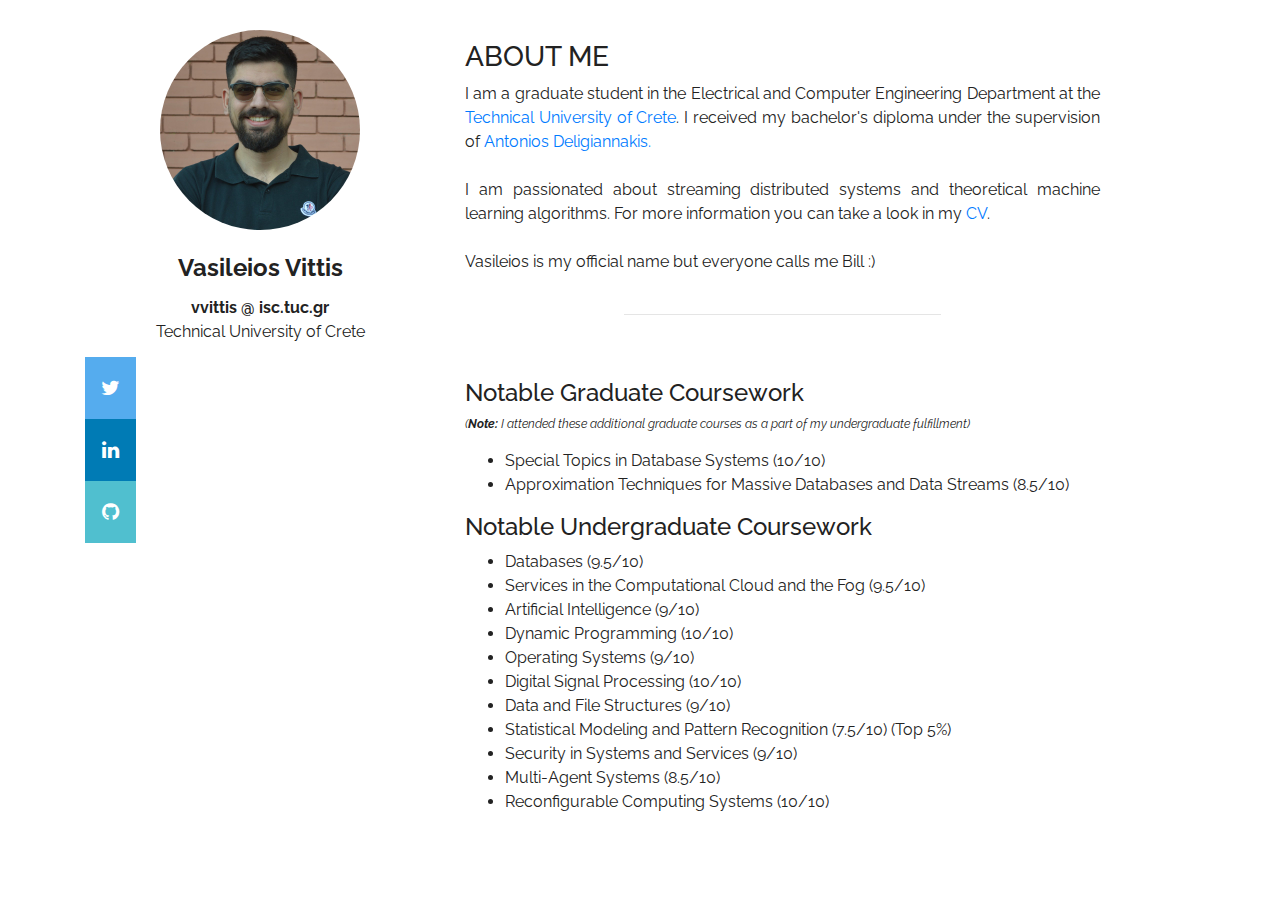
<file: main.html>
<!doctype html>
<html lang="en">
<head>
    <!-- Required meta tags -->
    <meta charset="utf-8">
    <meta name="viewport" content="width=device-width, initial-scale=1, shrink-to-fit=no">
    <link rel="stylesheet" href="main.css">
    <!-- Bootstrap CSS -->
    <link rel="stylesheet" href="https://stackpath.bootstrapcdn.com/bootstrap/4.3.1/css/bootstrap.min.css"
          integrity="sha384-ggOyR0iXCbMQv3Xipma34MD+dH/1fQ784/j6cY/iJTQUOhcWr7x9JvoRxT2MZw1T" crossorigin="anonymous">
    <link rel="stylesheet" href="https://cdnjs.cloudflare.com/ajax/libs/font-awesome/4.7.0/css/font-awesome.min.css">
    <link href="//fonts.googleapis.com/css?family=Raleway:400,300,600" rel="stylesheet" type="text/css">
    <title>Vasileios Vittis</title>
</head>
<body>

<div class="container" id="topcontainer">
    <div class="row">
        <div class="col-4" style="margin-top: 30px;">
            <img src="1579444713330.jpg">
            <div class="name"><strong>Vasileios Vittis</strong></div>
            <div class="email"><strong>vvittis @ isc.tuc.gr</strong></div>
            <div class="description">Technical University of Crete</div>
            <div class="icon-bar">
                <a href="#" class="twitter"><i class="fa fa-twitter"></i></a>
                <a href="#" class="linkedin"><i class="fa fa-linkedin"></i></a>
                <a href="#" class="github"><i class="fa fa-github"></i></a>
            </div>
        </div>
        <div class="col-7 " style="margin-top: 40px;">
            <h3> ABOUT ME</h3>
            <p style="text-align: justify">
                <!-- &emsp; -->
                I am a graduate student in the Electrical and Computer Engineering Department at the
                <a target="_blank" href="https://www.ece.tuc.gr/index.php?id=4481"> Technical
                    University of Crete</a>. I received my bachelor's diploma under the supervision of
                <a target="_blank" href="https://scholar.google.gr/citations?user=srFoN_4AAAAJ&hl=en">Antonios Deligiannakis.</a>
                <br><br>
                <!-- &emsp; -->
                I am passionated about streaming distributed systems and theoretical machine learning algorithms. For more information you can take a
                look in my <a target="_blank" href="#">CV</a>.
                <br><br>
                <!-- &emsp; -->
                Vasileios is my official name but everyone calls me Bill :)

                <br><br>
            <hr style="width:50%">
            <br><br>
            <h4>Notable Graduate Coursework </h4>
            <p id="notes">(<strong>Note:</strong> I attended these additional graduate courses as a part of my undergraduate fulfillment)</p>
            <ul>
                <li>Special Topics in Database Systems (10/10)</li>
                <li>Approximation Techniques for Massive Databases and Data Streams (8.5/10)</li>
            </ul>
            <h4>Notable Undergraduate Coursework</h4>
            <ul>
                <li>Databases (9.5/10)</li>
                <li>Services in the Computational Cloud and the Fog (9.5/10)</li>
                <li>Artificial Intelligence (9/10)</li>
                <li>Dynamic Programming (10/10)</li>
                <li>Operating Systems (9/10)</li>
                <li>Digital Signal Processing (10/10)</li>
                <li>Data and File Structures (9/10)</li>
                <li>Statistical Modeling and Pattern Recognition (7.5/10) (Top 5%)</li>
                <li>Security in Systems and Services (9/10)</li>
                <li>Multi-Agent Systems (8.5/10)</li>
                <li>Reconfigurable Computing Systems (10/10)</li>
            </ul>

            </p>
        </div>
    </div>
</div>


<!-- Optional JavaScript -->
<!-- jQuery first, then Popper.js, then Bootstrap JS -->
<script src="https://code.jquery.com/jquery-3.3.1.slim.min.js"
        integrity="sha384-q8i/X+965DzO0rT7abK41JStQIAqVgRVzpbzo5smXKp4YfRvH+8abtTE1Pi6jizo"
        crossorigin="anonymous"></script>
<script src="https://cdnjs.cloudflare.com/ajax/libs/popper.js/1.14.7/umd/popper.min.js"
        integrity="sha384-UO2eT0CpHqdSJQ6hJty5KVphtPhzWj9WO1clHTMGa3JDZwrnQq4sF86dIHNDz0W1"
        crossorigin="anonymous"></script>
<script src="https://stackpath.bootstrapcdn.com/bootstrap/4.3.1/js/bootstrap.min.js"
        integrity="sha384-JjSmVgyd0p3pXB1rRibZUAYoIIy6OrQ6VrjIEaFf/nJGzIxFDsf4x0xIM+B07jRM"
        crossorigin="anonymous"></script>
</body>
</html>
</file>
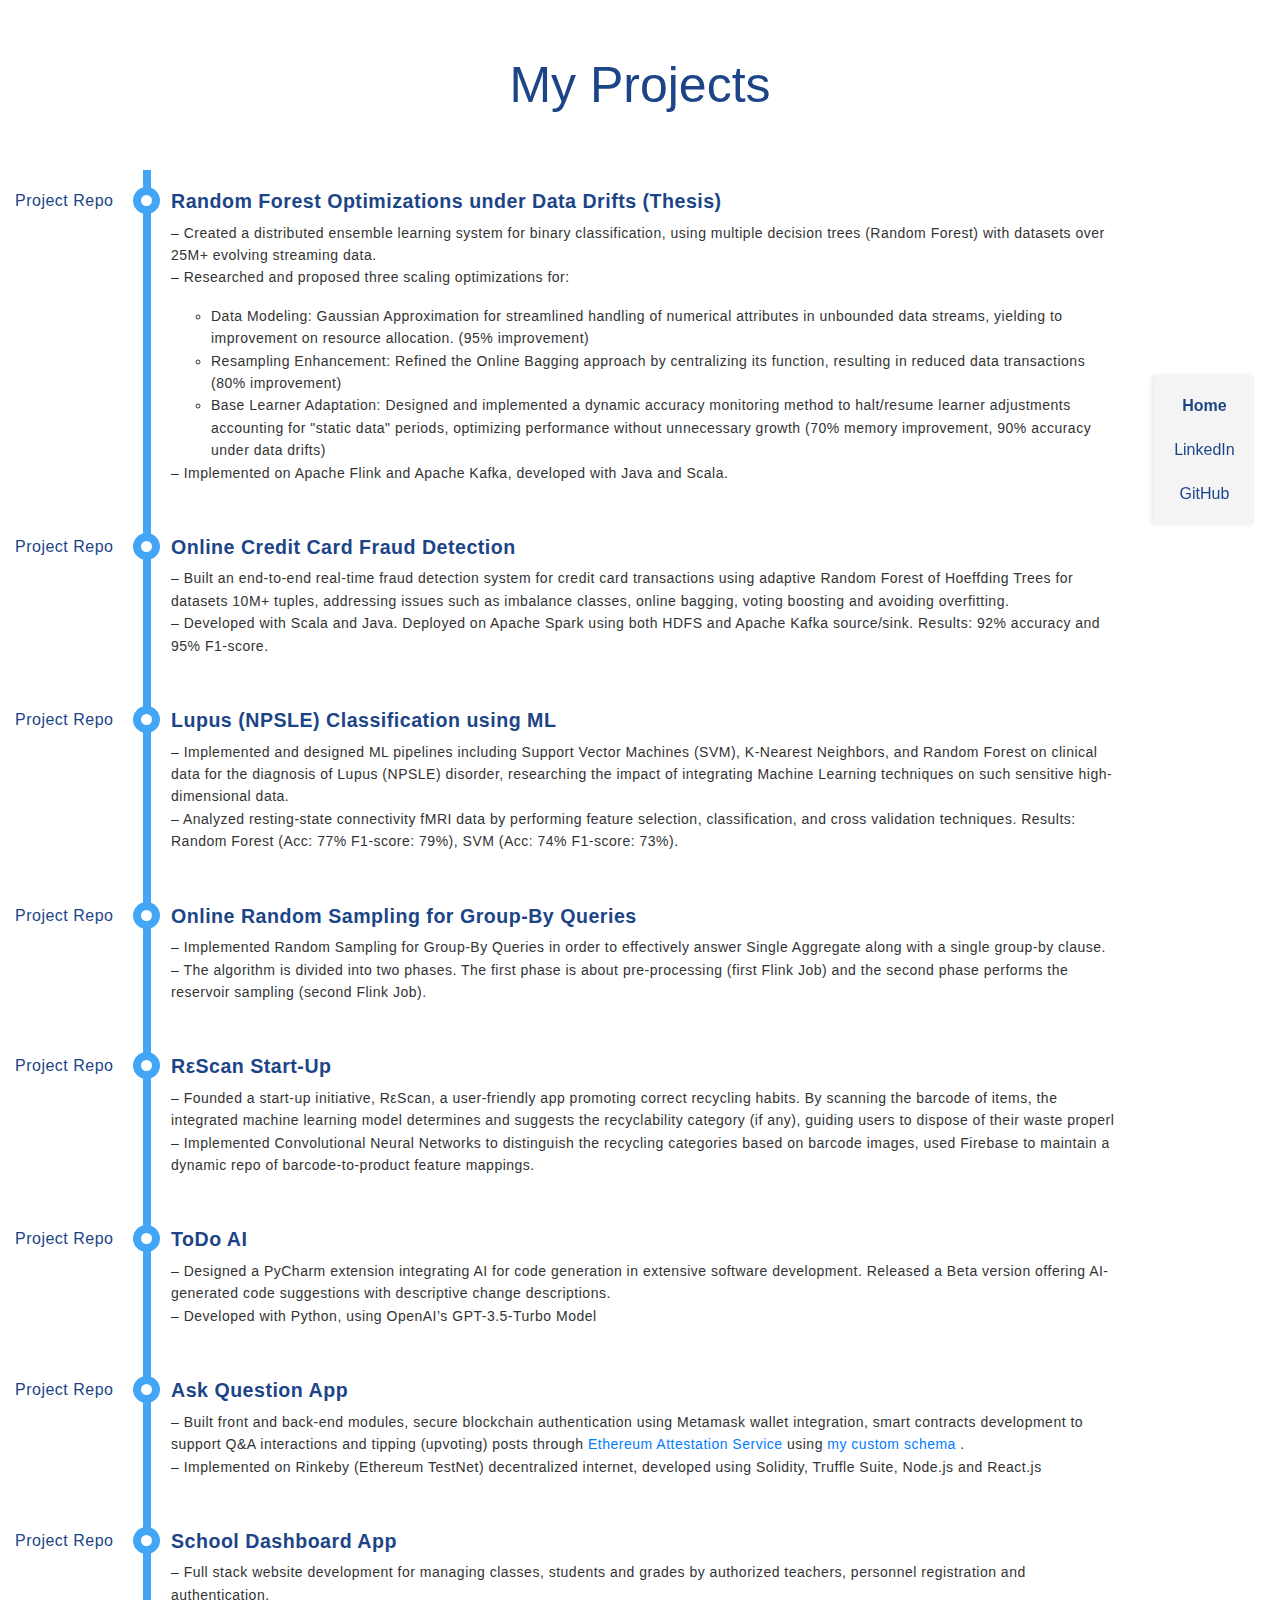
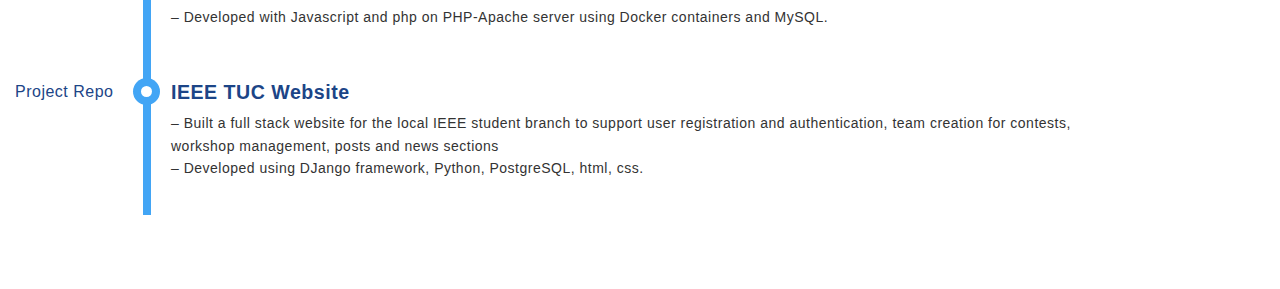
<file: projects.html>
<!DOCTYPE html>
<html lang="en">
<head>
    <meta charset="UTF-8">
    <meta name="viewport" content="width=device-width, initial-scale=1.0">
    <title>Title</title>

    <!-- Include Bootstrap CSS -->
    <link rel="stylesheet" href="https://maxcdn.bootstrapcdn.com/bootstrap/4.5.2/css/bootstrap.min.css">
    <link rel="stylesheet" href="projects.css">
    <!-- (Optional) Include Bootstrap JS and Popper.js for Bootstrap components that require JavaScript -->
    <script src="https://ajax.googleapis.com/ajax/libs/jquery/3.5.1/jquery.min.js"></script>
    <script src="https://cdnjs.cloudflare.com/ajax/libs/popper.js/1.16.0/umd/popper.min.js"></script>
    <script src="https://maxcdn.bootstrapcdn.com/bootstrap/4.5.2/js/bootstrap.min.js"></script>
</head>
<body>
<div class="navbar">
    <a class="nav-item" href="index.html"><strong style="color: #1c4587;">Home</strong></a>
    <a class="nav-item" href="https://www.linkedin.com/in/vasilis-vittis/" target="_blank">LinkedIn</a>
    <a class="nav-item" href="https://github.com/vvittis" target="_blank">GitHub</a>
</div>

<div class="main-container">
    <section id="timeline" class="timeline-outer">
        <div class="container" id="content">
            <div class="row">
                <div class="col s12 m12 l12">
                    <h1 style="color: #1c4587;" class="blue-text lighten-1 header">My Projects</h1>
                    <ul class="timeline">
                        <li class="event" data-link="https://github.com/vvittis/DistributedLearningJava">
                            <h3>Random Forest Optimizations under Data Drifts (Thesis)</h3>
                            <p>
                                – Created a distributed ensemble learning system for binary classification, using multiple decision trees (Random Forest) with datasets over 25M+ evolving streaming
                                data.
                                <br>
                                – Researched and proposed three scaling optimizations for:
                            <ul>
                                <li>
                                    Data Modeling: Gaussian Approximation for streamlined handling of numerical attributes in unbounded data streams, yielding to improvement on resource allocation.
                                    (95%
                                    improvement)
                                </li>
                                <li>
                                    Resampling Enhancement: Refined the Online Bagging approach by centralizing its function, resulting in reduced data transactions (80% improvement)
                                </li>
                                <li>
                                    Base Learner Adaptation: Designed and implemented a dynamic accuracy monitoring method to halt/resume learner adjustments accounting for "static data" periods,
                                    optimizing performance without unnecessary growth (70% memory improvement, 90% accuracy under data drifts)
                                </li>
                            </ul>
                            – Implemented on Apache Flink and Apache Kafka, developed with Java and Scala.
                            </p>

                        </li>


                        <li class="event" data-link="https://github.com/vvittis/CCFD-RF">
                            <h3>Online Credit Card Fraud Detection</h3>
                            <p>
                                – Built an end-to-end real-time fraud detection system for credit card transactions using adaptive Random Forest of Hoeffding Trees for datasets 10M+ tuples, addressing
                                issues such as imbalance classes, online bagging, voting boosting and avoiding overfitting.
                                <br>
                                – Developed with Scala and Java. Deployed on Apache Spark using both HDFS and Apache Kafka source/sink. Results: 92% accuracy and 95% F1-score.
                            </p>
                        </li>

                        <li class="event" data-link="https://vvittis.github.io/docs/Evaluation%20of%20ML%20Algorithms%20for%20NPSLE%20classification.pdf">
                            <h3>Lupus (NPSLE) Classification using ML</h3>
                            <p>
                                – Implemented and designed ML pipelines including Support Vector Machines (SVM), K-Nearest Neighbors, and Random Forest on clinical data for the diagnosis of Lupus
                                (NPSLE) disorder, researching the impact of integrating Machine Learning techniques on such sensitive high-dimensional data.
                                <br>
                                – Analyzed resting-state connectivity fMRI data by performing feature selection, classification, and cross validation techniques. Results: Random Forest (Acc: 77%
                                F1-score: 79%), SVM (Acc: 74% F1-score: 73%).
                            </p>
                        </li>

                        <li class="event" data-link="https://github.com/vvittis/FlinkSampling">
                            <h3>Online Random Sampling for Group-By Queries </h3>
                            <p>
                                – Implemented Random Sampling for Group-By Queries in order to effectively answer Single Aggregate along with a single group-by clause.
                                <br>
                                – The algorithm is divided into two phases. The first phase is about pre-processing (first Flink Job) and the second phase performs the reservoir sampling (second Flink Job).
                            </p>
                        </li>

                        <li class="event" data-date="">
                            <h3>RεScan Start-Up</h3>
                            <p>
                                – Founded a start-up initiative, RεScan, a user-friendly app promoting correct recycling habits. By scanning the barcode of items, the integrated machine learning model
                                determines and suggests the recyclability category (if any), guiding users to dispose of their waste properl
                                <br>
                                – Implemented Convolutional Neural Networks to distinguish the recycling categories based on barcode images, used Firebase to maintain a dynamic repo of
                                barcode-to-product feature mappings.
                            </p>
                        </li>
                        <li class="event" data-link="https://github.com/vvittis/ToDoAI">
                            <h3>ToDo AI</h3>
                            <p>
                                – Designed a PyCharm extension integrating AI for code generation in extensive software development. Released a Beta version offering AI-generated code suggestions with
                                descriptive change descriptions.
                                <br>
                                – Developed with Python, using OpenAI’s GPT-3.5-Turbo Model
                            </p>
                        </li>
                        <li class="event" data-link="https://github.com/vvittis/DecentralizedAskQuestionApp">
                            <h3>Ask Question App</h3>
                            <p>– Built front and back-end modules, secure blockchain authentication using Metamask wallet integration, smart contracts development to support Q&A interactions and
                                tipping (upvoting) posts through <a target="_blank" href="https://attest.sh">Ethereum Attestation Service </a> using <a target="_blank"
                                                                                                                                                        href="https://easscan.org/schema/view/0xaa983dd1476fa60e32894fbe15d4e12aaf8db37862add370881099642dafae16">
                                    my custom schema </a>.
                                <br>
                                – Implemented on Rinkeby (Ethereum TestNet) decentralized internet, developed using Solidity, Truffle Suite, Node.js and React.js

                            </p>
                        </li>
                        <li class="event" data-link="https://github.com/vvittis/StudentApp">
                            <h3>School Dashboard App</h3>
                            <p>– Full stack website development for managing classes, students and grades by authorized teachers, personnel registration and authentication.
                                <br>
                                – Developed with Javascript and php on PHP-Apache server using Docker containers and MySQL.
                            </p>
                        </li>
                        <li class="event" data-link="https://ieeesb.tuc.gr">
                            <h3>IEEE TUC Website</h3>
                            <p>– Built a full stack website for the local IEEE student branch to support user registration and authentication, team creation for contests, workshop management, posts
                                and news sections
                                <br>
                                – Developed using DJango framework, Python, PostgreSQL, html, css.
                            </p>
                        </li>

                    </ul>
                </div>
            </div>
        </div>
    </section>
    <br/>
</div>
<script>
    document.addEventListener("DOMContentLoaded", function () {
        const events = document.querySelectorAll(".timeline .event");

        events.forEach(function (event) {
            event.addEventListener("click", function () {
                const link = event.getAttribute("data-link");
                if (link) {
                    window.open(link, "_blank");
                }
            });
        });
    });

</script>

</body>
</html>
</file>
<file: main.css>
* {
    font-family: "Raleway", "Quicksand", "HelveticaNeue", "Helvetica Neue", Helvetica, Arial, sans-serif;
    color: #222;
}

.container {
    position: relative;
    width: 100%;
    max-width: 960px;
    margin: 0 auto;
    margin-top: 0px;
    padding: 0 20px;
    box-sizing: border-box;
}

.col-4 img {
    align-content: center;
    width: 200px;
    max-width: 80%;
    display: block;
    border-radius: 50%;
    margin: auto;
}

.name {
    font-size: 24px;
    text-align: center;
    margin-top: 20px;
}

.email {
    text-align: center;
    margin-top: 10px;
}
.description{
    text-align: center;
}


.icon-bar {
    position: fixed;
    top: 50%;
    -webkit-transform: translateY(-50%);
    -ms-transform: translateY(-50%);
    transform: translateY(-50%);
}

.icon-bar a {
    display: block;
    text-align: center;
    padding: 16px;

    font-size: 20px;
}
.icon-bar a i{
    color: white;
}
.icon-bar a:hover {
    background-color: #000;
}

.twitter {
    background: #55ACEE;
    color: white;
}


.linkedin {
    background: #007bb5;
    color: white;
}
.github{
    background: #50BFCF;
    color: white;
}


.content {
    margin-left: 75px;
    font-size: 30px;
}

#notes{
    font-size: 12px;
    font-style: italic;
}
</file>
<file: projects.css>
/*——————————————
Global
———————————————*/

/*——————————————
TimeLine CSS
———————————————*/
/* Base */

#content {
    margin-top: 50px;
    text-align: center;
}

section.timeline-outer {
    width: 80%;
    margin: 0 auto;
}

h1.header {
    font-size: 50px;
    line-height: 70px;
}

/* Timeline */

.timeline {
    border-left: 8px solid #42A5F5;
    border-bottom-right-radius: 2px;
    border-top-right-radius: 2px;
    /*box-shadow: 0 2px 5px 0 rgba(0, 0, 0, 0.16), 0 2px 10px 0 rgba(0, 0, 0, 0.12);*/
    color: #333;
    margin: 50px auto;
    letter-spacing: 0.5px;
    position: relative;
    line-height: 1.4em;
    padding: 20px;
    list-style: none;
    text-align: left;
}

.timeline h1,
.timeline h2,
.timeline h3 {
    font-size: 1.4em;
    font-weight: bold;
    color: #1c4587;
}

.timeline .event {
    border-bottom: 1px solid white;
    padding-bottom: 15px;
    margin-bottom: 20px;
    font-size: 14px;
    position: relative;
}

.timeline .event:last-of-type {
    padding-bottom: 0;
    margin-bottom: 0;
    border: none;
}

.timeline .event:before,
.timeline .event:after {
    position: absolute;
    display: block;
    top: 0;
}

.timeline .event:before {
    position: absolute;  /* This line is necessary for correct positioning */
    left: -177.5px;
    content: "Project Repo"; /* This is just placeholder text, change it to what you want */
    text-align: right;
    font-size: 16px;
    min-width: 120px;
    color: #1c4587;

}
.timeline .event:hover::before {
    text-decoration: underline;
    cursor: pointer;
    pointer-events: all;
}
.timeline .event:after {

    box-shadow: 0 0 0 8px #42A5F5;
    left: -30px;
    background: white;
    border-radius: 50%;
    height: 11px;
    width: 11px;
    content: "";
    top: 5px;
}

/**/
/*——————————————
Responsive Stuff
———————————————*/

@media (max-width: 945px) {
    .timeline .event::before {
        left: 0.5px;
        top: 20px;
        min-width: 0;
        font-size: 13px;
    }

    .timeline h3 {
        font-size: 16px;
    }

    .timeline p {
        padding-top: 20px;
    }

    section.lab h3.card-title {
        padding: 5px;
        font-size: 16px
    }
}

@media (max-width: 768px) {
    .timeline .event::before {
        left: 0.5px;
        top: 20px;
        min-width: 0;
        font-size: 13px;
    }

    .timeline .event:nth-child(1)::before,
    .timeline .event:nth-child(3)::before,
    .timeline .event:nth-child(5)::before {
        top: 38px;
    }

    .timeline h3 {
        font-size: 16px;
    }

    .timeline p {
        padding-top: 20px;
    }
}

/*——————————————
others
———————————————*/

a.portfolio-link {
    margin: 0 auto;
    display: block;
    text-align: center;
}


.navbar {
    position: fixed !important;
    top: 50%; /* centers the navbar vertically */
    right: 2%; /* places it on the right side */
    transform: translateY(-50%); /* this shifts it up by half its height, ensuring it's truly centered */
    width: 100px; /* adjust width as needed */
    background-color: #f4f4f4; /* change the background color as needed */
    box-shadow: -2px 0 5px rgba(0, 0, 0, 0.1);
    z-index: 1000; /* to ensure it stays on top of other elements */
}

.nav-item {
    margin: 0;     /* Remove any margins */
    padding: 10px 0;    /* Remove any padding */
    width: 100%;   /* Ensure it takes up the full width of its parent */
    text-align: center;  /* Center the text within the item */
    color: #1c4587;
    text-decoration: none;
    display: block;
}

.nav-item:last-child {
    border-bottom: none; /* removes border from the last item */
}

.nav-item:hover {
    background-color: #e1e1e1;
}

/* Media query for medium and smaller screens */

@media (max-width: 768px) {  /* 768px is a common breakpoint for tablets */
    .navbar {
        position: static;  /* Default value for static position */
        top: auto;
        right: auto;
        transform: none;
        width: 100%;  /* Make the navbar take up the full width */
        display: flex;  /* To layout the nav items horizontally */
        justify-content: space-between;  /* Spread the items out across the full width */
    }

    .nav-item {
        padding: 10px 20px;  /* Adjust padding to look good in horizontal layout */
        width: auto;  /* Let each item size itself based on its content */
    }
}
</file>
